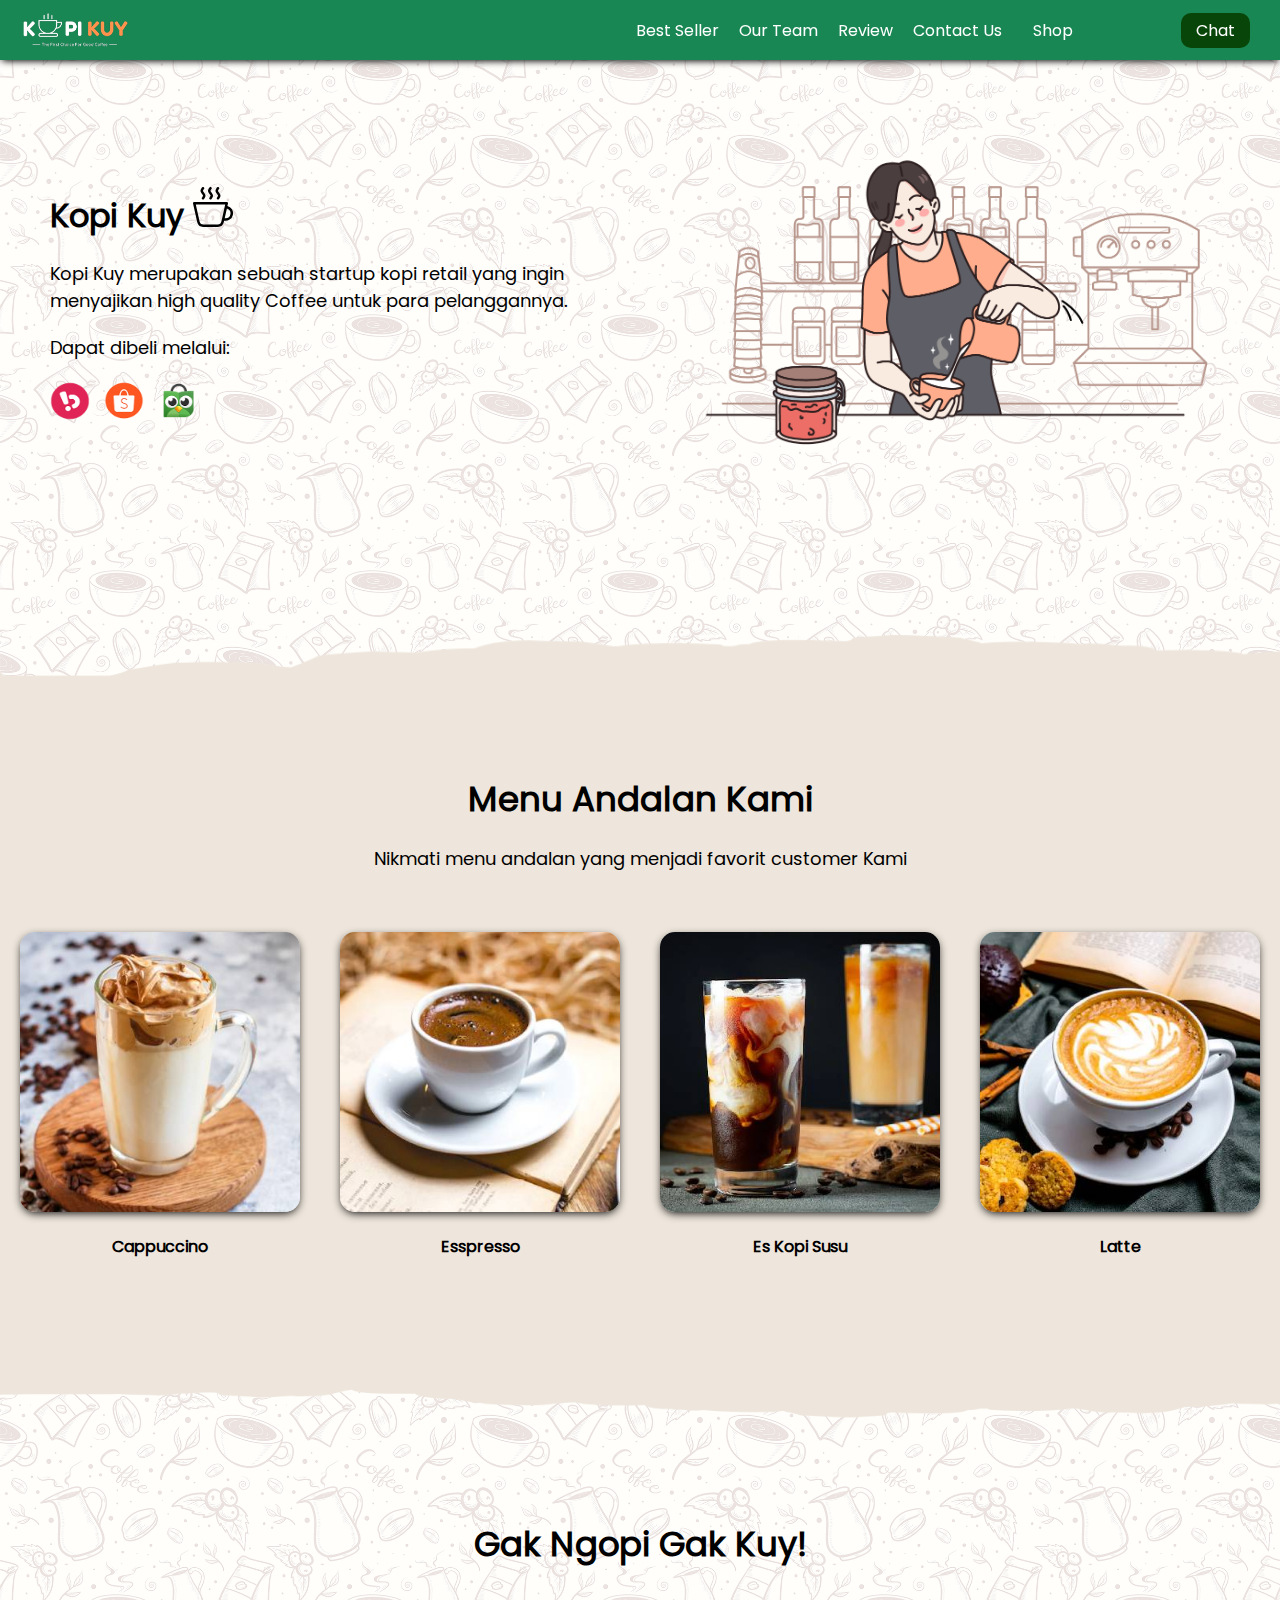
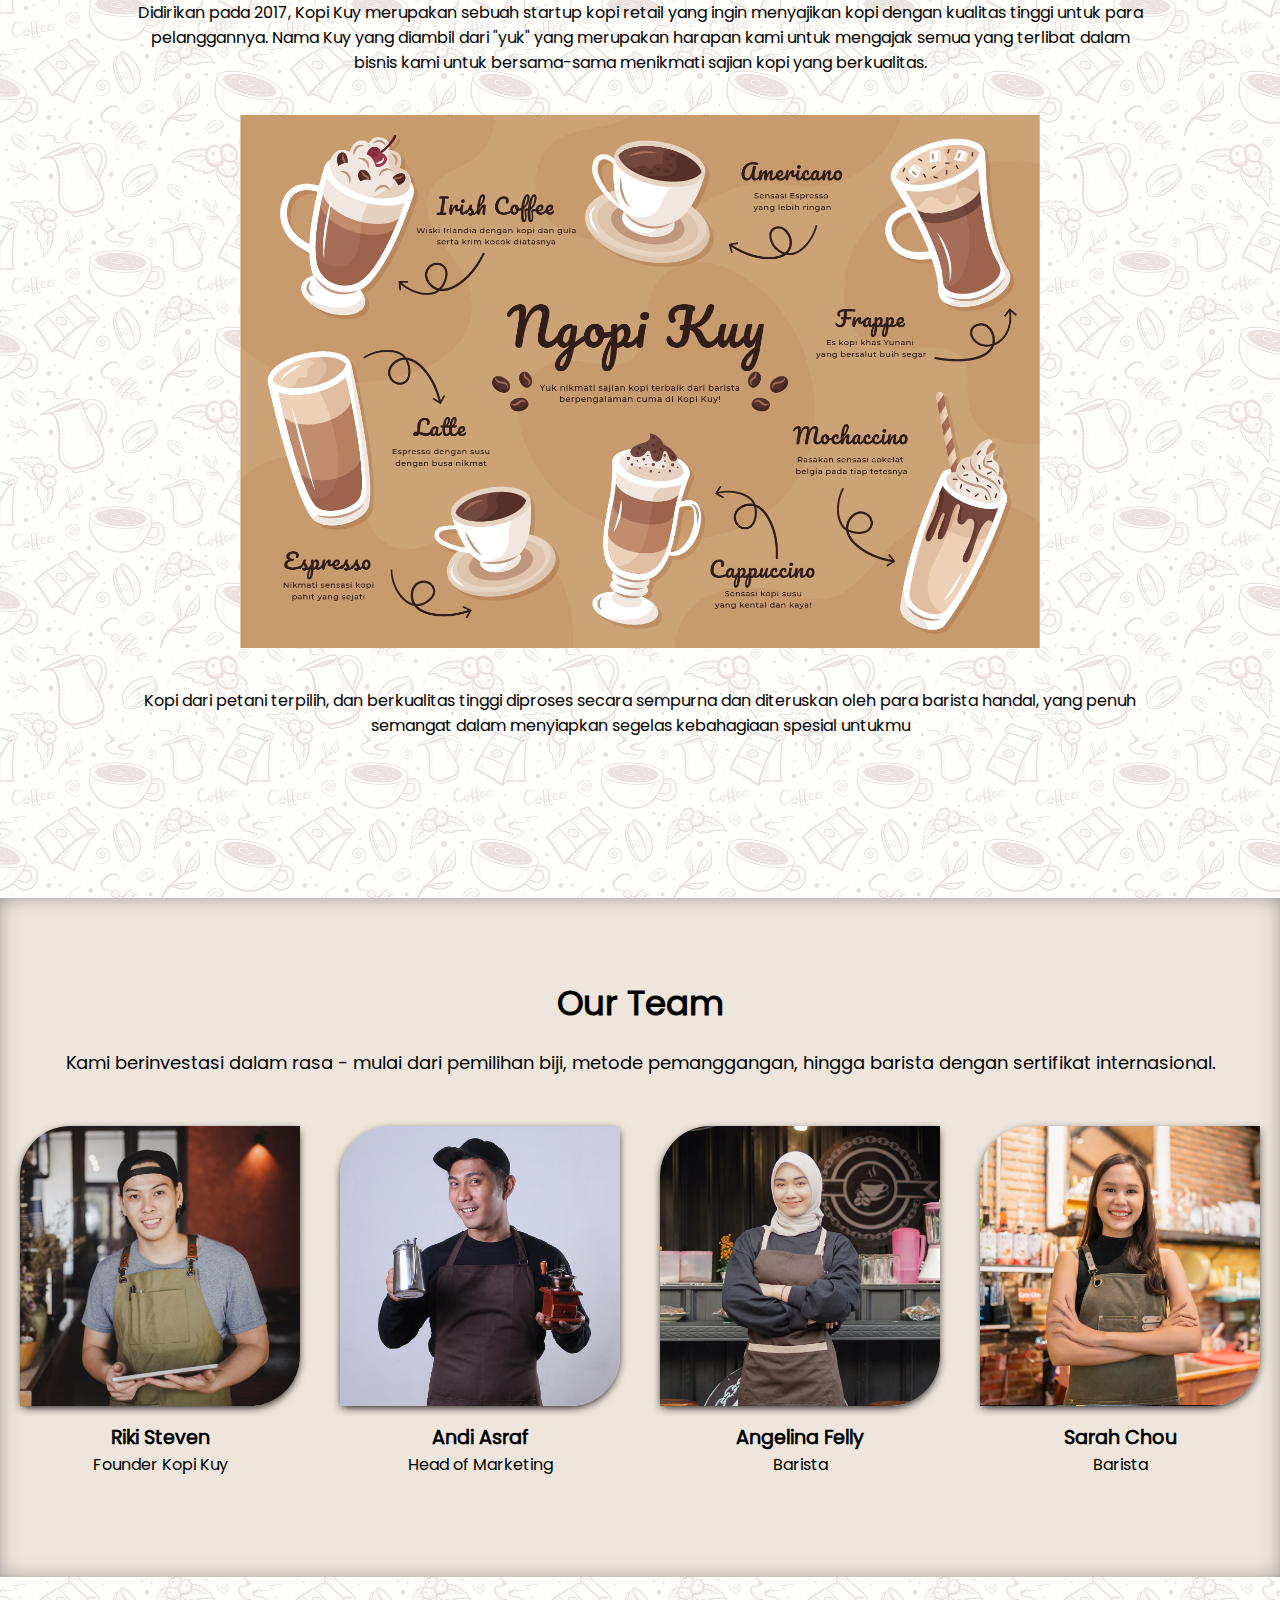
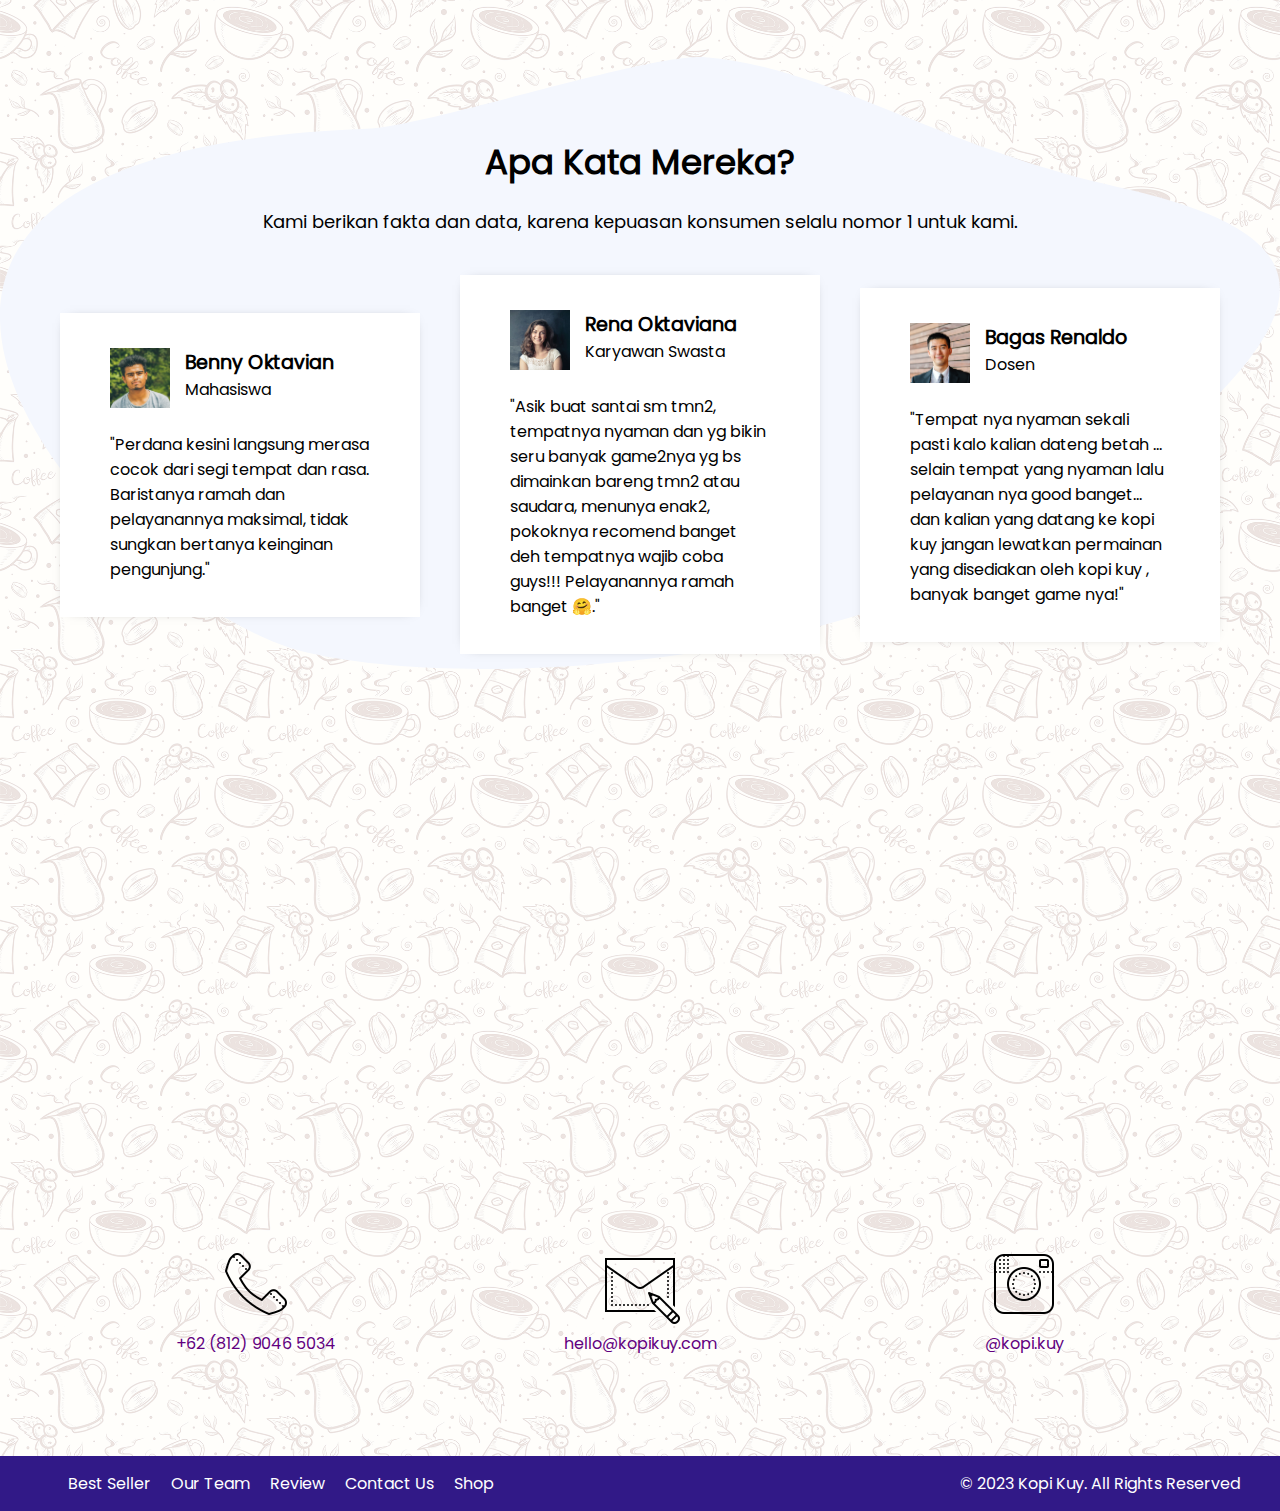
<file: Kopi Kuy/index.html>
<!DOCTYPE html>
<html lang="id">

<head>
    <meta charset="UTF-8">
    <meta http-equiv="X-UA-Compatible" content="IE=edge">
    <meta name="viewport" content="width=device-width, initial-scale=1.0">
    <link rel="shortcut icon" href="images/favicon.ico" type="image/x-icon">
    <title>Website Kopi Kuy</title>
    <link rel="stylesheet" href="css/style.css">
</head>
<style>
    body {
            background-image: url(images/background/bgkopi.png);
            background-size: 20%;
        }
</style>
<body> 
    <nav>
        <img class="logo" src="images/logo/logo_kuy.png">
        <div class="navigasi">
            <a href="#best-seller">Best Seller</a>
            <a href="#our-team">Our Team</a>
            <a href="#review">Review</a>
            <a href="#contact-us">Contact Us</a>
        </div>
        <a class="shop" href="produk.html">Shop</a>
        <a class="chat" href="https://wa.me/628123456?text=Saya ingin bertanya" target="_blank">Chat</a>
    </nav>

    <!-- Tulis Kode HTML / <header> Setelah baris di bawah ini (baris 28) -->

        <header>
            <div class="kiri">
                <h1> Kopi Kuy
                    <img src="images/icon/icon_kopi.svg" alt="">
                </h1>
                <p>
                    Kopi Kuy merupakan sebuah startup kopi retail yang ingin menyajikan
                    high quality Coffee untuk para pelanggannya.
                </p>
                <p> Dapat dibeli melalui: </p>
                <div class="olshop">
                    <img src="images/logo/logo_bukalapak.png" alt="">
                    <img src="images/logo/logo_shopee.png" alt="">
                    <img src="images/logo/logo_tokopedia.png" alt="">
                </div>
            </div>
    
            <div class="kanan">
                <img src="images/header/header1.png" alt="">
    </div>
   </header>

   <section class="best-seller" id="best-seller">

    <h2>Menu Andalan Kami</h2>
    <p>Nikmati menu andalan yang menjadi favorit customer Kami</p>

    <div class="produk">
        <img src="images/produk/product_capuchino.jpg" alt="">
        <p>Cappuccino</p>
    </div>
    <div class="produk">
        <img src="images/produk/product_espresso.jpg" alt="">
        <p>Esspresso</p>
    </div>
    <div class="produk">
        <img src="images/produk/product_kopi_susu.jpg" alt="">
        <p>Es Kopi Susu</p>
    </div>
    <div class="produk">
        <img src="images/produk/product_latte.jpg" alt="">
        <p>Latte</p>
    </div>

</section>

<section id="about-us" class="about-us">
    <h2>Gak Ngopi Gak Kuy!</h2>
    <p>
        Didirikan pada 2017, Kopi Kuy merupakan sebuah startup kopi retail yang ingin menyajikan kopi
        dengan kualitas tinggi
        untuk para pelanggannya. Nama Kuy yang diambil dari "yuk" yang merupakan harapan kami untuk
        mengajak semua yang terlibat dalam bisnis kami untuk bersama-sama menikmati sajian kopi yang
        berkualitas.
    </p>
    <img src="images/about-us/aset_kopi_jumbo.png">
    <p>
        Kopi dari petani terpilih, dan berkualitas tinggi diproses secara sempurna dan diteruskan
        oleh para barista handal,
        yang penuh semangat dalam menyiapkan segelas kebahagiaan spesial untukmu
    </p>
</section>

<section class="our-team" id="our-team">

    <h2>Our Team</h2>

    <p>Kami berinvestasi dalam rasa - mulai dari pemilihan biji, metode pemanggangan,
        hingga barista dengan sertifikat internasional. </p>

    <div class="team">
        <img src="images/team/team1.jpg">
        <h3>Riki Steven</h3>
        <p>Founder Kopi Kuy</p>
    </div>

    <div class="team">
        <img src="images/team/team2.jpg">
        <h3>Andi Asraf</h3>
        <p>Head of Marketing</p>
    </div>

    <div class="team">
        <img src="images/team/team3.jpg">
        <h3>Angelina Felly</h3>
        <p>Barista</p>
    </div>

    <div class="team">
        <img src="images/team/team4.jpg">
        <h3>Sarah Chou</h3>
        <p>Barista</p>
    </div>

</section>

<section id="review" class="review">
    <h2>Apa Kata Mereka?</h2>

    <p>Kami berikan fakta dan data, karena kepuasan konsumen selalu nomor 1 untuk kami.</p>

    <div class="testimoni">
        <img src="images/customer/customer1.jpg">
        <div class="profile">
            <h3>Benny Oktavian</h3>
            <p>Mahasiswa</p>
        </div>
        <p>"Perdana kesini langsung merasa cocok dari segi tempat dan rasa. Baristanya ramah
            dan pelayanannya maksimal, tidak sungkan bertanya keinginan pengunjung."</p>
    </div>

    <div class="testimoni">
        <img src="images/customer/customer2.jpg">
        <div class="profile">
            <h3>Rena Oktaviana</h3>
            <p>Karyawan Swasta</p>
        </div>
        <p>"Asik buat santai sm tmn2, tempatnya nyaman dan yg bikin seru banyak game2nya yg bs
            dimainkan bareng tmn2 atau saudara, menunya enak2, pokoknya recomend banget deh
            tempatnya wajib coba guys!!! Pelayanannya ramah banget 🤗."</p>
    </div>

    <div class="testimoni">
        <img src="images/customer/customer3.jpg">
        <div class="profile">
            <h3>Bagas Renaldo</h3>
            <p>Dosen</p>
        </div>
        <p>"Tempat nya nyaman sekali pasti kalo kalian dateng betah ... selain tempat yang
            nyaman lalu pelayanan nya good banget... dan kalian yang datang ke kopi kuy jangan
            lewatkan permainan yang disediakan oleh kopi kuy , banyak banget game nya!"</p>
    </div>
</section>

<section class="contact-us" id="contact-us">

    <iframe
        src="https://www.google.com/maps/embed?pb=!1m14!1m8!1m3!1d7932.741866032694!2d106.668581!3d-6.214715!3m2!1i1024!2i768!4f13.1!3m3!1m2!1s0x2e69f9912c7f297b%3A0xe5a3a671dae861ab!2sKopi%20kuy!5e0!3m2!1sid!2sid!4v1680617229460!5m2!1sid!2sid"
        allowfullscreen="" loading="lazy" referrerpolicy="no-referrer-when-downgrade"></iframe>

    <div class="kontak">
        <img src="images/icon/icon_phone.png">
        <p>+62 (812) 9046 5034</p>
    </div>

    <div class="kontak">
        <img src="images/icon/icon_mail.png">
        <p>hello@kopikuy.com</p>
    </div>

    <div class="kontak">
        <img src="images/icon/icon_instagram.png">
        <a href="https://instagram.com" role="button">
            <p>@kopi.kuy</p>
        </a>
    </div>

</section>

<footer>
    <div class="navigasi">
        <a href="#best-seller">Best Seller</a>
        <a href="#our-team">Our Team</a>
        <a href="#review">Review</a>
        <a href="#contact-us">Contact Us</a>
        <a href="produk.html">Shop</a>
    </div>
    <p>© 2023 Kopi Kuy. All Rights Reserved</p>
</footer>
  

    <!--
        Kode HTML tidak boleh lewat dari batas ini
        Pastikan setiap section di tutup
        misalnya kode <section class="best-seller"> harus ada
        di bawah kode </header> (perhatikan ada garis miringnya
        dan setiap section harus setelah kode </section>
        jangan menulis <section> di dalam <section>
    -->
</body>

</html>
</file>
<file: Kopi Kuy/css/style.css>
/* Kode * di bawah ini untuk mereset tampilan setiap web browser supaya seragam */

* {
   box-sizing: border-box;
   margin: 0;
   padding: 0;
}

html {
   /* scroll-behavior: smooth agar scroll ketika klik pada navigasi menjadi halus */
   scroll-behavior: smooth;
}

/* 
Kode di bawah ini untuk mengatur nav sampai footer agar memiliki tampilan flexibel
selengkapnya akan di bahas di hari ke 3
*/

nav,
header,
section,
footer {
   /* 
      display: flex memiliki pengaturan yang dapat mengatur agar elemen
      di dalamnya memiliki ukuran yang fleksibel
      digunakan saat ada elemen yang isinya lebih dari satu kolom
   */
   display: flex;
   /* 
      align-items: center mengatur elemen di dalamnya rata tengah vertikal
   */
   align-items: center;

   /* 
      justify-content: center mengatur elemen di dalamnya rata tengah horizontal
   */
   justify-content: center;

   /* 
      flex-wrap: wrap mengatur agar jika lebar elemen berlebih, maka elemen
      akan otomatis diletakan di baris baru (tidak dipaksakan di satu baris)
   */
   flex-wrap: wrap;
}



/* 
Kode @font-face untuk menginstall font ke dalam Website 
src adalah untuk lokasi fontnya, font dapat di cari di website https://fonts.google.com/
dengan memberi nama family, maka kita mendaftarkan font tersebut ke dalam website
*/

@font-face {
   src: url(../fonts/poppins.woff2);
   font-family: 'Poppins';
}

body {
   /* 
   mendaftarkan semua teks pada body menjadi family Poppins 
   kenapa pada body? karena elemen body membungkus semua elemen dari nav section sampai footer
   */
   font-family: 'Poppins';
}

/*
Misalnya ada font dari google yang bernama Irish Grover yang berada di:
https://fonts.gstatic.com/s/irishgrover/v23/buExpoi6YtLz2QW7LA4flVgv__RP.woff2

maka bisa coba copy kode berikut untuk menginstall font tadi:

@font-face {
  font-family: 'Irish Grover';
  font-style: normal;
  font-weight: 400;
  src: url(https://fonts.gstatic.com/s/irishgrover/v23/buExpoi6YtLz2QW7LA4flVgv__RP.woff2) format('woff2');
}

Jika kode di atas sudah di copy
Nanti pada element yang ingin menggunakan font Irish Grover Tadi, tinggal diganti font-familynya
misal mau mengganti h1 dan h2 maka kodenya sebagai berikut:

h1,h2 {
   font-family: 'Irish Grover';
}

*/


a {
   /* menghilangkan garis bawah pada link */
   text-decoration: none;

   /* 
   color: adalah untuk mengganti warna tulisan.
   color:unset digunakan pada a untuk menghilangkan warna bawaan pada link (biasanya warna biru) 
   */
   color: unset;
}

h2 {
   /* mengatur ukuran huruf ke 34 pixel */
   font-size: 34px;
}

h3 {
   /* mengatur ukuran huruf ke 1.2rem */
   font-size: 1.2rem;
}

h1,
h2,
h3 {
   /* mengatur tebal huruf bisa bold, normal*/
   font-weight: bold;
}

img {
   /* 
      kode max-width artinya lebar maksimal
      mengatur agar semua elemen img memiliki lebar maksimal 100% agar
      besar gambar tidak melebihi layar ataupun elemen pembungkus
   */
   max-width: 100%;
}

/* Navigasi */

nav {
   /* 
   background-color mengatur warna latar belakang 
   untuk pengguna hp, pergantian warna tidak bisa seperti vs code
   hanya dapat menggunakan warna bahasa inggris seperti: red, green, brown, purple dsb
   untuk pengguna vscode silahkan arahkan mouse ke kotak warna di bawah
   untuk mengganti warna sesuai keinginan
   */
   background-color: #198754;

   /* box-shadow membuat efek bayangan */
   box-shadow: 0 3px 7px -2px #000;

   /* width mengatur lebar elemen. 100% agar lebarnya full dari kiri sampai kanan layar */
   width: 100%;

   /* 
   padding digunakan untuk memberi jarak ke dalam. 
   efeknya bila digunakan pada elemen yang memiliki warna latar akan membuat elemen tersebut 'gemuk'
   padding-top artinya jarak ke atas, nilai padding dapat berupa
   padding-top, padding-bottom, padding-left, padding-right
   */
   padding-top: 10px;
   padding-bottom: 10px;

   /* 
   position mengatur posisi elemen, position:fixed supaya elemen nav akan ikut menempel di atas layar
   saat kita scroll ke bawah. Jika ingin navigasi gak nempel, bisa menggunakan position:static;
   */
   position: fixed;

   /* Nilai z-index semakin besar, maka elemen akan semakin di depan */
   z-index: 500;
}

img.logo {
   /* height mengatur tinggi elemen */
   height: 40px;
   /* penjelasan margin mirip dengan padding, fungsinya untuk memberi jarak pada elemen */
   margin-left: 20px;
}

div.navigasi {
   margin-left: auto;
   margin-right: 15px;
}

nav a {
   color: #fff;
   padding-left: 8px;
   padding-right: 8px;
}

a.shop {
   margin-right: 100px;
}

a.chat {
   margin-right: 30px;
   background-color: rgb(8, 69, 8);
   color: #fff;
   padding-top: 5px;
   padding-right: 15px;
   padding-bottom: 5px;
   padding-left: 15px;
   border-radius: 10px;
}


/* 
   PERHATIKAN bahwa dalam mengatur elemen, nama elemen langsung ditulis
   sedangkan untuk mengatur class, dibutuhkan tanda titik (.) terlebih dulu
   img {} berarti seluruh elemen dengan tag img (<img src="....">), 
   sedangkan .img artinya hanya elemen dengan class img (<img class="img" src="...">) 
*/


/* HEADER */


header,
section {
   /*
    padding mengatur jarak ke dalam
    pada padding dan margin ditambahkan top / right / bottom / top 
    untuk mengatur jarak masing-masing 
   */
   padding-top: 80px;
   padding-bottom: 80px;

   /* margin mengatur jarak ke luar */
   margin-bottom: 80px;
}

/* penulisan CSS dapat digabung dengan beberapa elemen */
header div.kiri,
header div.kanan {
   /* width mengatur lebar elemen. 50% artinya setengah ukuran elemen pembungkus */
   width: 50%;
   padding: 50px;
}

header h1 {
   margin-bottom: 20px;
}

header p {
   /* font-size digunakan untuk mengatur ukuran huruf */
   font-size: 18px;
   margin-bottom: 20px;
}

div.olshop img {
   width: 40px;
   /* aspect-ratio:1 agar tinggi menyesuaikan width */
   aspect-ratio: 1;
   margin-right: 10px;
}

/* Best Seller */

section.best-seller {
   position: relative;

   /* background-color mengatur warna latar belakang elemen */
   background-color: #EEE6DC;

   /* text-align mengatur rata tulisan, bisa bernilai: left, right, center, justify */
   text-align: center;
}

/* 
terkait position, after, dan before memerlukan pemahaman mendalam
terkait layout pada CSS untuk dapat memahami secara penuh 
*/

section.best-seller::before,
section.best-seller::after {
   position: absolute;
   content: "";
   width: 100%;
   height: 76px;

   /* background-image untuk menambahkan gambar sebagai background */
   background-image: url(../images/background/garis-atas.png);

   /*background-size agar gambar latar menyesuaikan tinggi / lebar elemen */
   background-size: cover;

   top: -60px;
   left: 0;
}

section.best-seller::after {
   height: 60px;
   background-image: url(../images/background/garis-bawah.png);
   top: unset;
   bottom: -60px;
}

section.best-seller h2 {
   margin-bottom: 20px;
   width: 100%;
}

/* 
Penulisan section.best-seller > p berarti mengatur elemen p yang langsung
di bungkus oleh elemen <section class="best-seller">
aturan ini tidak berlaku untuk elemen <p> yang ada di dalam <div class="produk">
*/

section.best-seller>p {
   font-size: 18px;
   margin-bottom: 40px;
   width: 100%;
}

div.produk {
   /* 
      Penulisan padding dan margin seperti padding:20px ini penulisan singkat 
      yang berarti top, right, bottom, left nilainya sama, yaitu 20px 
   */
   padding: 20px;
   width: 25%;
}

div.produk img {
   /* transition membuat animasi transisi dari perubahan style, 0.3s berarti 0.3 detik */
   transition: all 0.3s ease;

   /* border-radius  Membuat sudut membulat */
   border-radius: 15px;

   /* box-shadow membuat efek bayangan */
   box-shadow: 0 3px 10px -2px #000;
}

/*

kode div.produk img:hover akan dijalankan saat mouse ada di atas elemen <img> yang ada
di dalam <div class="produk"> 
karena ada efek transition pada div.produk img 
maka akan menghasilkan efek animasi yang smooth

*/
div.produk img:hover {

   /* membuat transformasi, bisa berupa scale(1.05), rotate(180deg), translateY(-50px), dsb */
   transform: scale(0.9);
   border-radius: 50%;
}

div.produk p {
   margin-top: 15px;
   font-weight: bold;
}



/* About US */

section.about-us {
   /* max-width: 80%; mengatur lebar maksimal elemen tidak boleh melebihi 80% layar */
   max-width: 80%;

   /* margin-left dan margin-right auto akan membuat posisi elemen berada di tengah */
   margin-left: auto;
   margin-right: auto;
   text-align: center;
}

section.about-us h2 {
   margin-bottom: 30px;
   width: 100%;
}

section.about-us img {
   /* 
      Penulisan width: 800px dan max-width: 100% mengatur agar
      elemen memiliki lebar 800px namun tidak boleh melebihi 100% ukuran layar
   */
   width: 800px;
   max-width: 100%;
   margin: auto;
}

/*
section.about-us p:nth-child(2) berarti mengatur elemen ke 2 dengan jenis <p>
yang ada di dalam <section class="about-us">
*/

section.about-us p:nth-child(2) {
   margin-bottom: 40px;
}

section.about-us p:nth-child(4) {
   margin-top: 40px;
}


/* OUR TEAM */

section.our-team {
   background-color: #EEE6DC;
   box-shadow: inset 0px 0px 23px -6px #707070;
   text-align: center;
}

section.our-team h2 {
   margin-bottom: 20px;
   width: 100%;
}

section.our-team>p {
   margin-bottom: 30px;
   font-size: 18px;
   width: 800px;
   max-width: 90%;
   margin-left: auto;
   margin-right: auto;
   width: 100%;
}

div.team {
   width: 25%;
   padding: 20px;
}

div.team img {
   width: 100%;
   aspect-ratio: 1/1;
   object-fit: cover;
   box-shadow: 0 3px 10px -2px #000;
   border-radius: 50px 0px 50px 0px;
   margin-bottom: 10px;
}


/* REVIEW */

section.review {
   background-image: url(../images/background/bg-review.svg);
   /* 
      background-size: contain;
      membuat gambar latar belakang tidak terpotong
   */
   background-size: contain;

   /* 
      background-repeat: no-repeat;
      membuat gambar latar belakang tidak diulang (duplikat)
   */
   background-repeat: no-repeat;
   padding-left: 40px;
   padding-right: 40px;
   justify-content: space-around;
   /* align-items: stretch; membuat tinggi elemen di dalam .review .baris seragam */
   text-align: center;
}

section.review h2 {
   margin-bottom: 20px;
   width: 100%;
}

section.review>p {
   margin-bottom: 40px;
   font-size: 18px;
   width: 100%;
}

div.testimoni {
   width: 30%;
   display: flex;
   flex-wrap: wrap;
   padding: 35px 50px;
   box-shadow: 0px 0px 12px -10px #000;
   background-color: #fff;
}

div.testimoni img {
   width: 60px;
   height: 60px;
   margin-right: 15px;
   object-fit: cover;
}

div.profile {
   text-align: left;
   display: block;
   margin-bottom: 30px;
   width: calc(100% - 75px);
}

div.profile p {
   width: 100%;
   text-align: left;
}

div.testimoni>p {
   width: 100%;
   text-align: left;
}


/* CONTACT US */
section.contact-us {
   margin-bottom: 20px;
}

section.contact-us iframe {
   width: 100%;
   height: 300px;
   border: 0;
}

div.kontak {
   width: 30%;
   /* color mengatur warna tulisan */
   color: rgb(98, 0, 128);
   text-align: center;
   margin-top: 50px;
}


/* FOOTER */

footer {
   background-color: #311987;
   padding-top: 15px;
   padding-bottom: 15px;
   color: #fff;
   padding-right: 40px;
   padding-left: 40px;
}

footer div.navigasi {
   margin-left: 20px;
   margin-right: auto;
}

footer div.navigasi a {
   padding: 8px;
}

/* UNTUK kode RESPONSIF hari ke 3 tulis DI BAWAH sini */



/* Kode CSS Selesai di sini */
</file>
